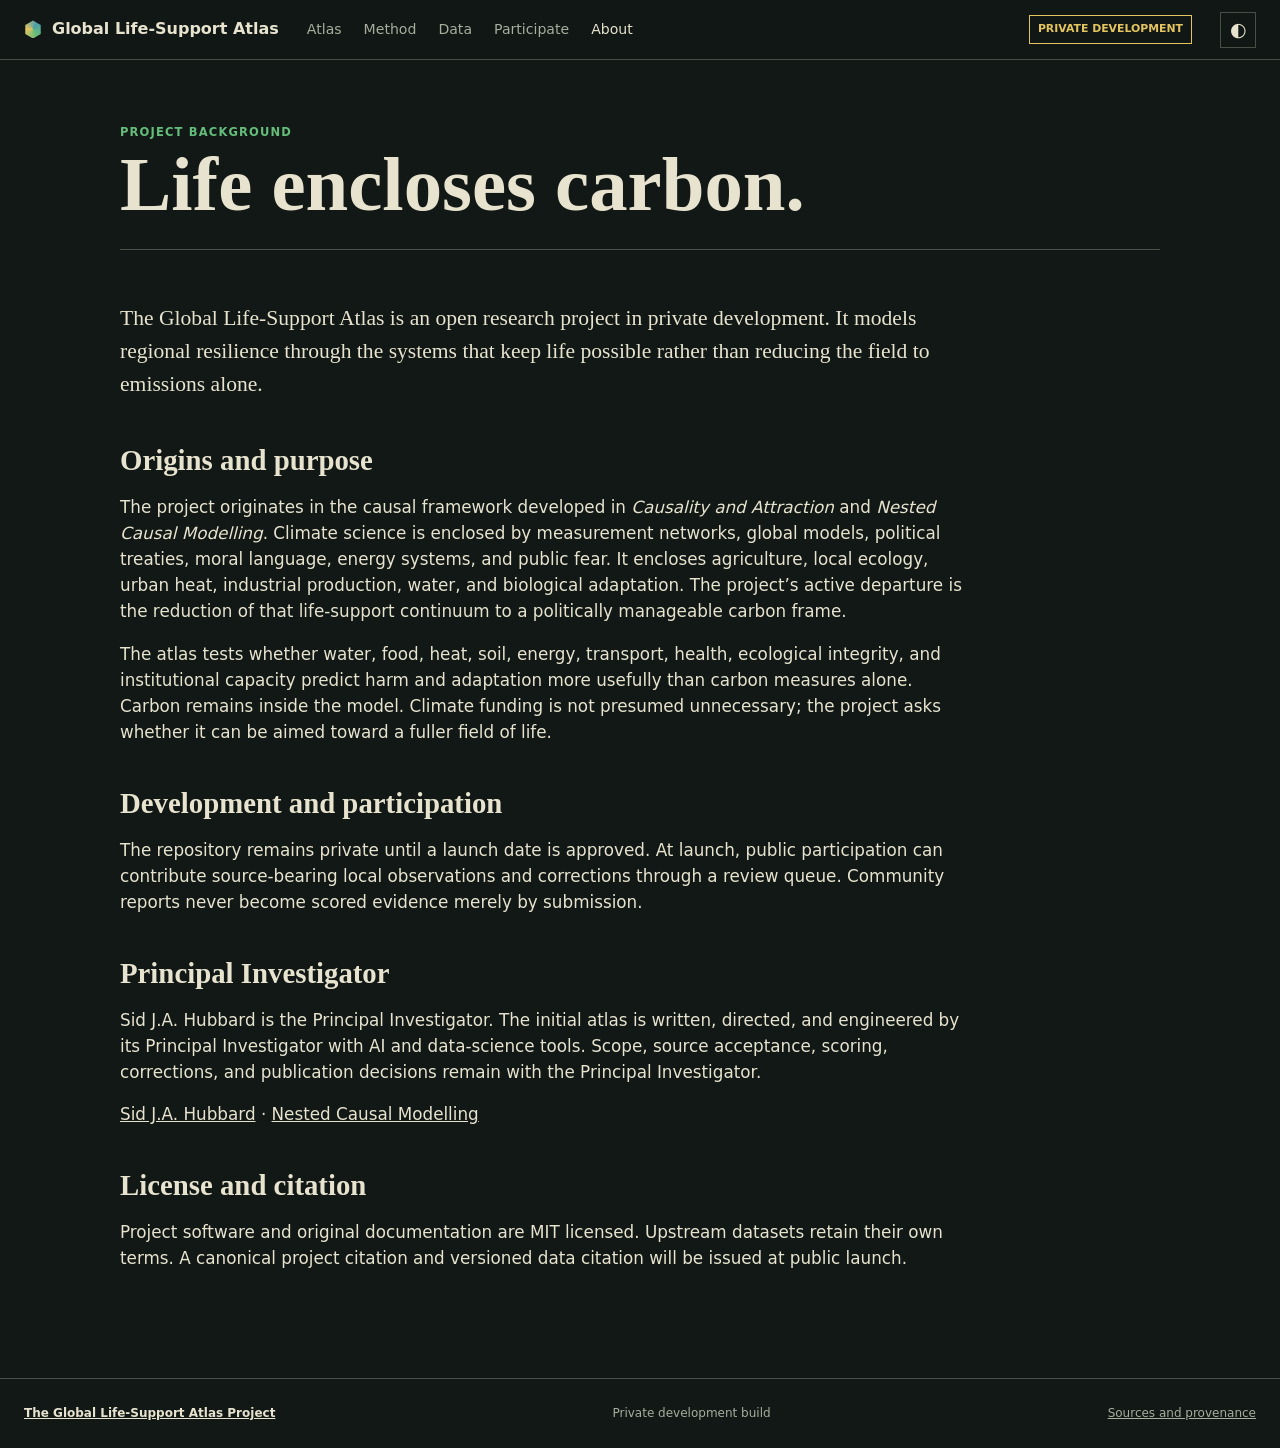
<file: web/about.html>
<!doctype html><html lang="en"><head><meta charset="utf-8"><meta name="viewport" content="width=device-width,initial-scale=1"><title>About · Global Life-Support Atlas</title><script>document.documentElement.dataset.theme=localStorage.getItem('life-support-theme')||'dark'</script><link rel="stylesheet" href="styles.css"><script src="info.js" defer></script></head><body><header class="site-header"><a class="identity" href="./"><i></i><span>Global Life-Support Atlas</span></a><nav><a href="./">Atlas</a><a href="method.html">Method</a><a href="data.html">Data</a><a href="participate.html">Participate</a><a href="about.html" aria-current="page">About</a></nav><span class="development-status">Private development</span><button class="theme-toggle" id="theme-toggle" aria-label="Toggle theme">◐</button></header><main class="info-main"><header class="info-title"><p class="eyebrow">Project background</p><h1>Life encloses carbon.</h1></header><article class="info-content"><p class="lede">The Global Life-Support Atlas is an open research project in private development. It models regional resilience through the systems that keep life possible rather than reducing the field to emissions alone.</p><h2>Origins and purpose</h2><p>The project originates in the causal framework developed in <cite>Causality and Attraction</cite> and <cite>Nested Causal Modelling</cite>. Climate science is enclosed by measurement networks, global models, political treaties, moral language, energy systems, and public fear. It encloses agriculture, local ecology, urban heat, industrial production, water, and biological adaptation. The project’s active departure is the reduction of that life-support continuum to a politically manageable carbon frame.</p><p>The atlas tests whether water, food, heat, soil, energy, transport, health, ecological integrity, and institutional capacity predict harm and adaptation more usefully than carbon measures alone. Carbon remains inside the model. Climate funding is not presumed unnecessary; the project asks whether it can be aimed toward a fuller field of life.</p><h2>Development and participation</h2><p>The repository remains private until a launch date is approved. At launch, public participation can contribute source-bearing local observations and corrections through a review queue. Community reports never become scored evidence merely by submission.</p><h2>Principal Investigator</h2><p>Sid J.A. Hubbard is the Principal Investigator. The initial atlas is written, directed, and engineered by its Principal Investigator with AI and data-science tools. Scope, source acceptance, scoring, corrections, and publication decisions remain with the Principal Investigator.</p><p><a href="https://sidhubbard.com/">Sid J.A. Hubbard</a> · <a href="https://www.amazon.com/dp/B0H8K4C3S6">Nested Causal Modelling</a></p><h2>License and citation</h2><p>Project software and original documentation are MIT licensed. Upstream datasets retain their own terms. A canonical project citation and versioned data citation will be issued at public launch.</p></article></main><footer><a href="about.html">The Global Life-Support Atlas Project</a><span>Private development build</span><a href="data.html">Sources and provenance</a></footer></body></html>
</file>
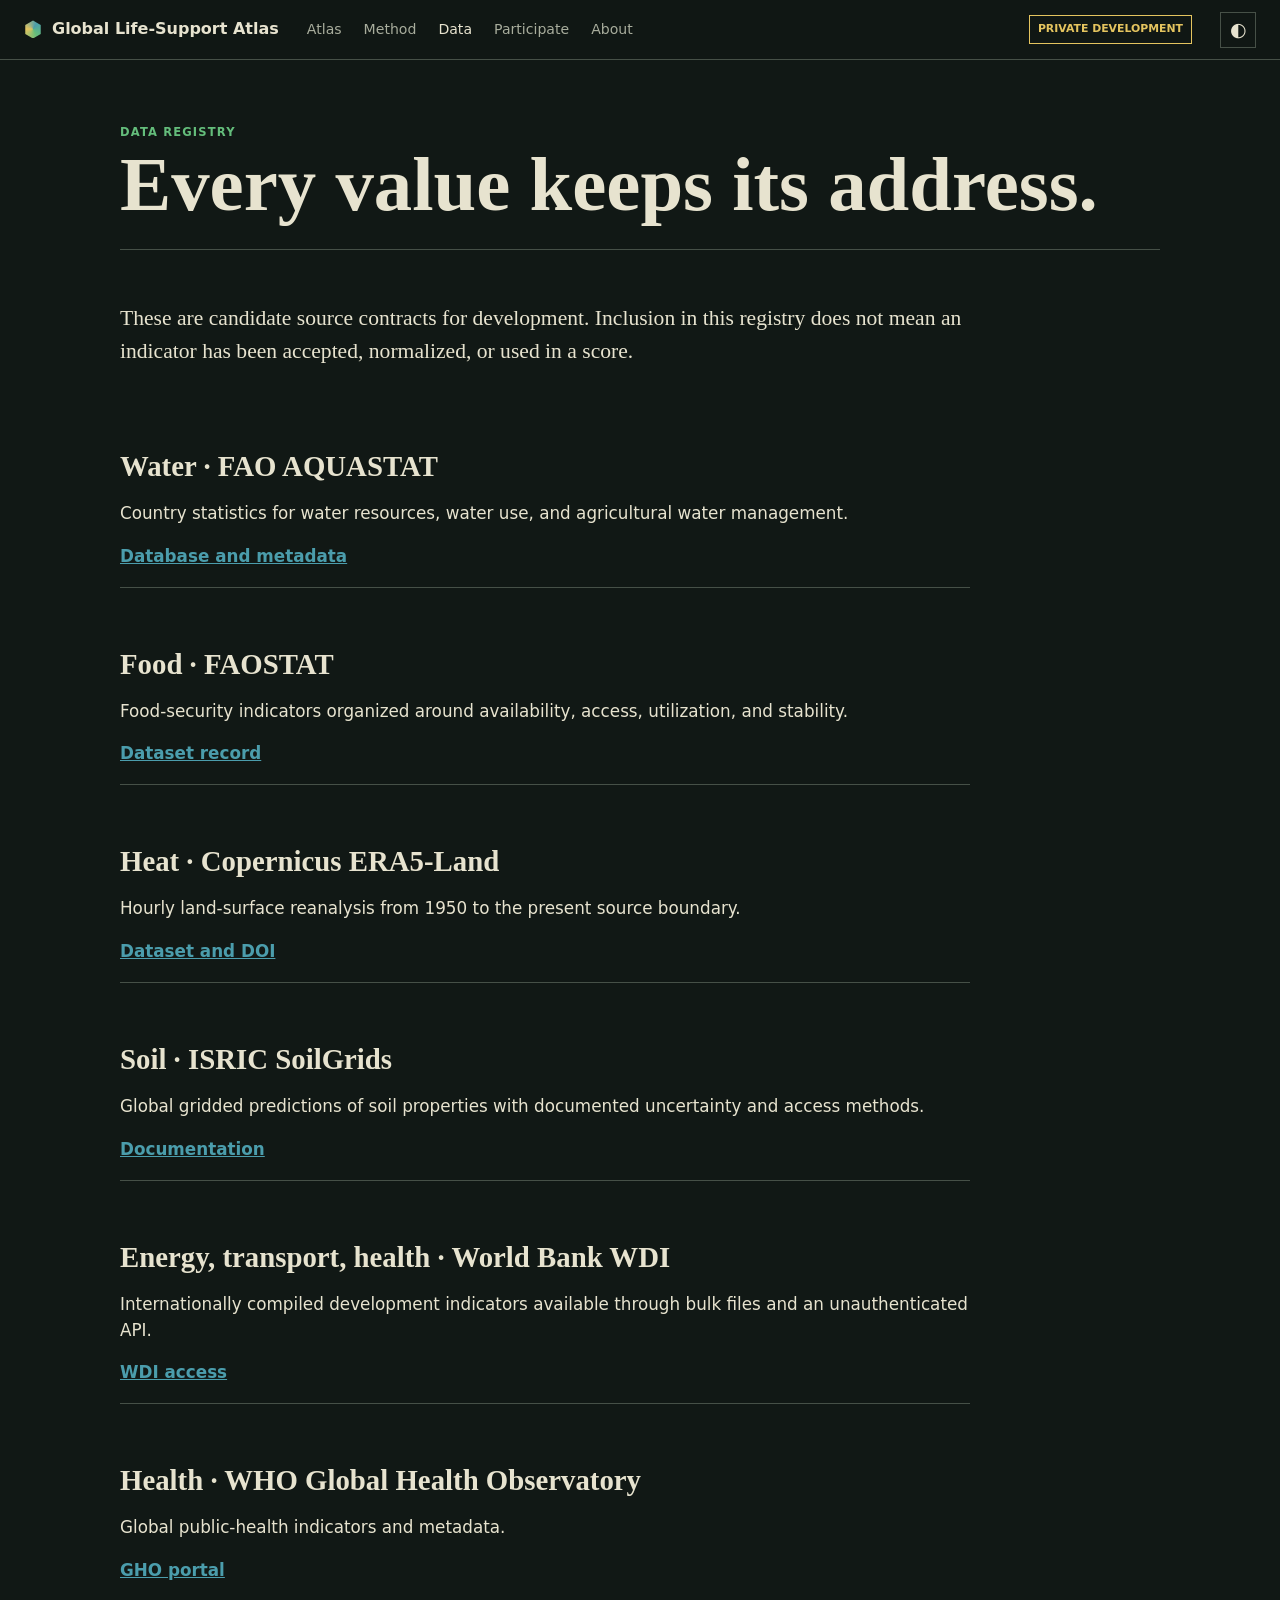
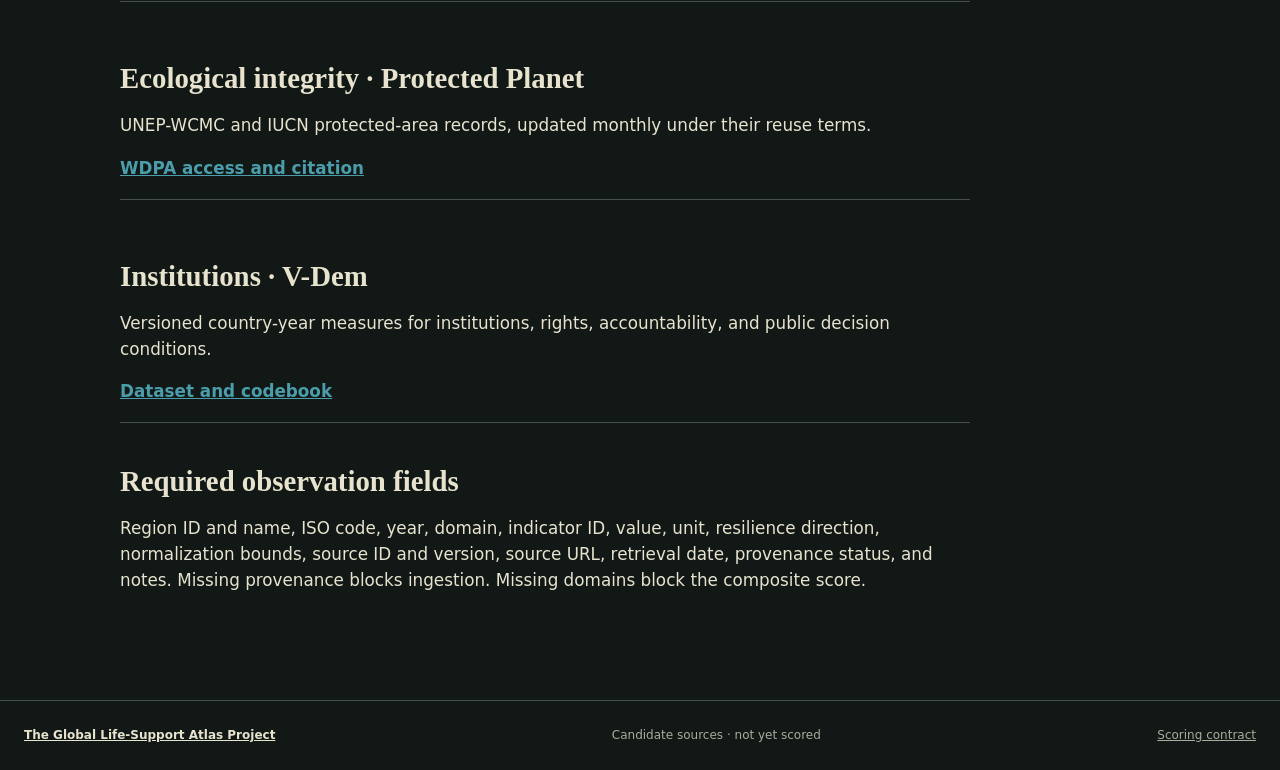
<file: web/data.html>
<!doctype html><html lang="en"><head><meta charset="utf-8"><meta name="viewport" content="width=device-width,initial-scale=1"><title>Data · Global Life-Support Atlas</title><script>document.documentElement.dataset.theme=localStorage.getItem('life-support-theme')||'dark'</script><link rel="stylesheet" href="styles.css"><script src="info.js" defer></script></head><body><header class="site-header"><a class="identity" href="./"><i></i><span>Global Life-Support Atlas</span></a><nav><a href="./">Atlas</a><a href="method.html">Method</a><a href="data.html" aria-current="page">Data</a><a href="participate.html">Participate</a><a href="about.html">About</a></nav><span class="development-status">Private development</span><button class="theme-toggle" id="theme-toggle" aria-label="Toggle theme">◐</button></header><main class="info-main"><header class="info-title"><p class="eyebrow">Data registry</p><h1>Every value keeps its address.</h1></header><article class="info-content"><p class="lede">These are candidate source contracts for development. Inclusion in this registry does not mean an indicator has been accepted, normalized, or used in a score.</p><div class="source-list"><article><h2>Water · FAO AQUASTAT</h2><p>Country statistics for water resources, water use, and agricultural water management.</p><a href="https://www.fao.org/aquastat/en/databases/index.html">Database and metadata</a></article><article><h2>Food · FAOSTAT</h2><p>Food-security indicators organized around availability, access, utilization, and stability.</p><a href="https://data.fao.org/catalog/dataset/955d6564-40a9-48b4-b51b-f19d65bb3539">Dataset record</a></article><article><h2>Heat · Copernicus ERA5-Land</h2><p>Hourly land-surface reanalysis from 1950 to the present source boundary.</p><a href="https://cds.climate.copernicus.eu/datasets/reanalysis-era5-land">Dataset and DOI</a></article><article><h2>Soil · ISRIC SoilGrids</h2><p>Global gridded predictions of soil properties with documented uncertainty and access methods.</p><a href="https://docs.isric.org/globaldata/soilgrids/">Documentation</a></article><article><h2>Energy, transport, health · World Bank WDI</h2><p>Internationally compiled development indicators available through bulk files and an unauthenticated API.</p><a href="https://datatopics.worldbank.org/world-development-indicators/">WDI access</a></article><article><h2>Health · WHO Global Health Observatory</h2><p>Global public-health indicators and metadata.</p><a href="https://www.who.int/data/gho">GHO portal</a></article><article><h2>Ecological integrity · Protected Planet</h2><p>UNEP-WCMC and IUCN protected-area records, updated monthly under their reuse terms.</p><a href="https://www.protectedplanet.net/en/thematic-areas/wdpa">WDPA access and citation</a></article><article><h2>Institutions · V-Dem</h2><p>Versioned country-year measures for institutions, rights, accountability, and public decision conditions.</p><a href="https://www.v-dem.net/data/the-v-dem-dataset/">Dataset and codebook</a></article></div><h2>Required observation fields</h2><p>Region ID and name, ISO code, year, domain, indicator ID, value, unit, resilience direction, normalization bounds, source ID and version, source URL, retrieval date, provenance status, and notes. Missing provenance blocks ingestion. Missing domains block the composite score.</p></article></main><footer><a href="about.html">The Global Life-Support Atlas Project</a><span>Candidate sources · not yet scored</span><a href="method.html">Scoring contract</a></footer></body></html>
</file>
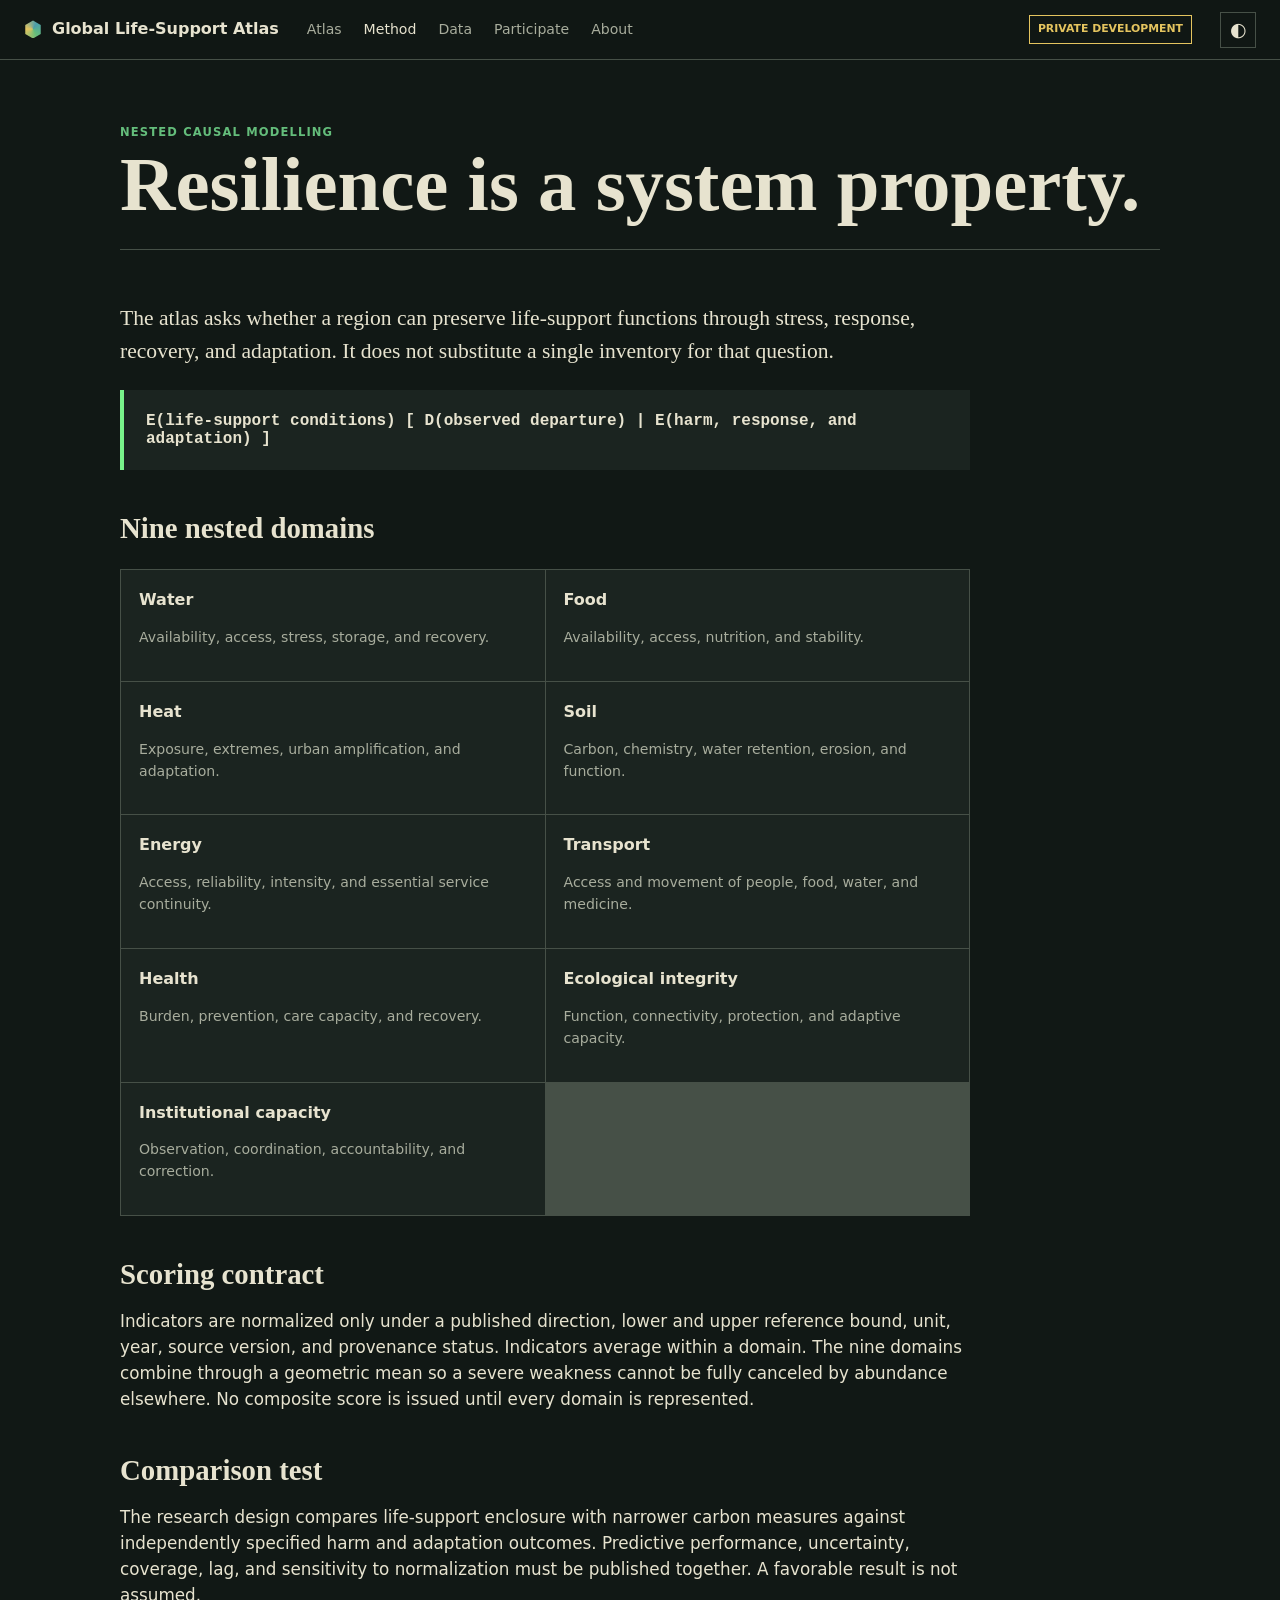
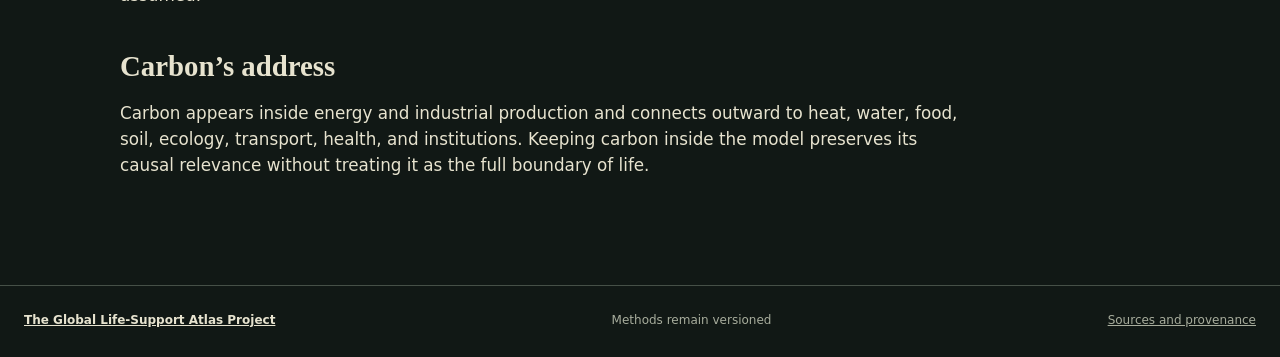
<file: web/method.html>
<!doctype html><html lang="en"><head><meta charset="utf-8"><meta name="viewport" content="width=device-width,initial-scale=1"><title>Method · Global Life-Support Atlas</title><script>document.documentElement.dataset.theme=localStorage.getItem('life-support-theme')||'dark'</script><link rel="stylesheet" href="styles.css"><script src="info.js" defer></script></head><body><header class="site-header"><a class="identity" href="./"><i></i><span>Global Life-Support Atlas</span></a><nav><a href="./">Atlas</a><a href="method.html" aria-current="page">Method</a><a href="data.html">Data</a><a href="participate.html">Participate</a><a href="about.html">About</a></nav><span class="development-status">Private development</span><button class="theme-toggle" id="theme-toggle" aria-label="Toggle theme">◐</button></header><main class="info-main"><header class="info-title"><p class="eyebrow">Nested Causal Modelling</p><h1>Resilience is a system property.</h1></header><article class="info-content"><p class="lede">The atlas asks whether a region can preserve life-support functions through stress, response, recovery, and adaptation. It does not substitute a single inventory for that question.</p><div class="formula">E(life-support conditions) [ D(observed departure) | E(harm, response, and adaptation) ]</div><h2>Nine nested domains</h2><div class="info-grid"><article><h3>Water</h3><p>Availability, access, stress, storage, and recovery.</p></article><article><h3>Food</h3><p>Availability, access, nutrition, and stability.</p></article><article><h3>Heat</h3><p>Exposure, extremes, urban amplification, and adaptation.</p></article><article><h3>Soil</h3><p>Carbon, chemistry, water retention, erosion, and function.</p></article><article><h3>Energy</h3><p>Access, reliability, intensity, and essential service continuity.</p></article><article><h3>Transport</h3><p>Access and movement of people, food, water, and medicine.</p></article><article><h3>Health</h3><p>Burden, prevention, care capacity, and recovery.</p></article><article><h3>Ecological integrity</h3><p>Function, connectivity, protection, and adaptive capacity.</p></article><article><h3>Institutional capacity</h3><p>Observation, coordination, accountability, and correction.</p></article></div><h2>Scoring contract</h2><p>Indicators are normalized only under a published direction, lower and upper reference bound, unit, year, source version, and provenance status. Indicators average within a domain. The nine domains combine through a geometric mean so a severe weakness cannot be fully canceled by abundance elsewhere. No composite score is issued until every domain is represented.</p><h2>Comparison test</h2><p>The research design compares life-support enclosure with narrower carbon measures against independently specified harm and adaptation outcomes. Predictive performance, uncertainty, coverage, lag, and sensitivity to normalization must be published together. A favorable result is not assumed.</p><h2>Carbon’s address</h2><p>Carbon appears inside energy and industrial production and connects outward to heat, water, food, soil, ecology, transport, health, and institutions. Keeping carbon inside the model preserves its causal relevance without treating it as the full boundary of life.</p></article></main><footer><a href="about.html">The Global Life-Support Atlas Project</a><span>Methods remain versioned</span><a href="data.html">Sources and provenance</a></footer></body></html>
</file>
<file: web/styles.css>
:root{color-scheme:light;--paper:#e4e0cf;--surface:#f4f0df;--ink:#17201d;--muted:#5b655f;--line:#a8a485;--forest:#314b3d;--water:#286b78;--sun:#d2b65b;--life:#238a53;--signal:#78f28a;--danger:#bc4b35;--header:rgba(228,224,207,.95)}:root[data-theme="dark"]{color-scheme:dark;--paper:#111815;--surface:#1b2420;--ink:#e7e3cf;--muted:#a8ad9d;--line:#465047;--forest:#6f866e;--water:#4b9dac;--sun:#e4c45f;--life:#64bd7b;--signal:#78f28a;--danger:#df654d;--header:rgba(17,24,21,.95)}*{box-sizing:border-box}html{scroll-behavior:smooth}body{margin:0;background:var(--paper);color:var(--ink);font:16px/1.55 Inter,ui-sans-serif,system-ui,sans-serif;letter-spacing:0}a{color:inherit}.site-header{position:sticky;top:0;z-index:20;min-height:60px;display:flex;align-items:center;gap:28px;padding:0 24px;border-bottom:1px solid var(--line);background:var(--header);backdrop-filter:blur(12px)}.identity{display:flex;align-items:center;gap:10px;font-weight:850;text-decoration:none;white-space:nowrap}.identity i{width:18px;height:18px;background:conic-gradient(from 30deg,var(--water),var(--life),var(--sun),var(--water));clip-path:polygon(50% 0,93% 25%,93% 75%,50% 100%,7% 75%,7% 25%)}nav{display:flex;gap:22px;flex:1}nav a{color:var(--muted);font-size:.88rem;text-decoration:none}nav a:hover,nav a[aria-current="page"]{color:var(--ink)}.development-status{padding:5px 8px;border:1px solid var(--sun);color:var(--sun);font-size:.68rem;font-weight:800;text-transform:uppercase}.theme-toggle{width:36px;height:36px;border:1px solid var(--line);background:transparent;color:var(--ink);font-size:1.2rem}.atlas-heading{display:flex;align-items:end;justify-content:space-between;gap:48px;padding:38px clamp(20px,4vw,64px) 28px}.atlas-heading h1,.info-title h1{margin:0;font:700 clamp(3rem,6vw,6rem)/.9 Georgia,serif}.atlas-heading>p{max-width:650px;margin:0;color:var(--muted);font-size:1.05rem}.eyebrow{margin:0 0 8px;color:var(--life);font-size:.72rem;font-weight:850;text-transform:uppercase;letter-spacing:.1em}.domain-strip{display:grid;grid-template-columns:repeat(10,minmax(90px,1fr));border-block:1px solid var(--line);overflow-x:auto}.domain-strip button{min-width:100px;height:68px;padding:10px 12px;border:0;border-right:1px solid var(--line);background:var(--surface);color:var(--muted);text-align:left}.domain-strip span,.domain-strip b{display:block}.domain-strip span{font-size:.62rem}.domain-strip b{margin-top:5px;font-size:.76rem}.domain-strip button.active{box-shadow:inset 0 -4px var(--signal);color:var(--ink)}.atlas-controls{display:grid;grid-template-columns:minmax(260px,1fr) minmax(180px,.5fr) auto;gap:12px;padding:12px clamp(20px,4vw,64px);border-bottom:1px solid var(--line)}label{display:grid;gap:4px;color:var(--muted);font-size:.7rem;font-weight:800;text-transform:uppercase}input,select,.atlas-controls button{height:40px;padding:0 10px;border:1px solid var(--line);background:var(--surface);color:var(--ink);font:inherit}.atlas-controls button{align-self:end;background:transparent}.atlas-workspace{display:grid;grid-template-columns:minmax(0,1fr) minmax(320px,26vw);height:clamp(600px,74vh,860px)}.map-stage{min-width:0;border-right:1px solid var(--line);background:#132f38}.map-stage #map{width:100%;height:calc(100% - 42px)}.map-legend{height:42px;display:flex;align-items:center;gap:16px;padding:0 16px;border-top:1px solid var(--line);background:var(--surface);color:var(--muted);font-size:.72rem}.map-legend span{display:flex;align-items:center;gap:6px}.map-legend span:last-child{margin-left:auto}.map-legend i{width:12px;height:12px;background:#8c9a69}.map-legend span:nth-child(2) i{background:var(--signal)}.region-panel{overflow:auto;padding:24px;background:var(--surface)}.region-panel h2{margin:0;font:700 2rem/1.05 Georgia,serif}.region-panel>p:not(.eyebrow){color:var(--muted)}.region-score{margin:22px -24px 0;padding:18px 24px;border-block:1px solid var(--line);background:var(--paper)}.region-score span,.region-score strong{display:block}.region-score span{color:var(--muted);font-size:.7rem;text-transform:uppercase}.region-score strong{margin-top:5px;font:700 1.6rem Georgia,serif}.domain-readout div{display:flex;justify-content:space-between;gap:12px;padding:10px 0;border-bottom:1px solid var(--line);font-size:.78rem}.domain-readout div.focused{color:var(--signal)}.domain-readout b{font-weight:750}.panel-link{display:block;margin-top:20px;color:var(--life);font-weight:800}.departure-band{display:grid;grid-template-columns:.45fr 1fr 1fr;gap:42px;padding:64px clamp(20px,4vw,64px);border-top:1px solid var(--line)}.departure-band h2{margin:0;font:700 clamp(2rem,4vw,3.8rem)/1 Georgia,serif}.departure-band div{color:var(--muted);font-size:1.05rem}footer{min-height:70px;display:flex;align-items:center;justify-content:space-between;gap:20px;padding:16px 24px;border-top:1px solid var(--line);color:var(--muted);font-size:.75rem}footer a:first-child{color:var(--ink);font-weight:800}.info-main{width:min(1040px,calc(100% - 40px));margin:auto;padding:64px 0 90px}.info-title{padding-bottom:30px;border-bottom:1px solid var(--line)}.info-title h1{font-size:clamp(2.8rem,6vw,5rem)}.info-content{max-width:850px;padding-top:30px;font-size:1.05rem}.info-content .lede{font:500 1.35rem/1.55 Georgia,serif}.info-content h2{margin:42px 0 12px;font:700 1.8rem Georgia,serif}.info-grid{display:grid;grid-template-columns:repeat(2,minmax(0,1fr));gap:1px;margin:24px 0;background:var(--line);border:1px solid var(--line)}.info-grid article{padding:18px;background:var(--surface)}.info-grid h3{margin:0;font-size:1rem}.info-grid p{color:var(--muted);font-size:.88rem}.formula{padding:22px;border-left:4px solid var(--signal);background:var(--surface);font:700 1rem ui-monospace,monospace}.source-list article{padding:18px 0;border-bottom:1px solid var(--line)}.source-list a{color:var(--water);font-weight:800}.gate{padding:24px;border:1px solid var(--sun);background:var(--surface)}@media(max-width:900px){.site-header{flex-wrap:wrap;padding-block:10px;gap:12px}.site-header nav{order:3;width:100%;overflow-x:auto}.development-status{margin-left:auto}.atlas-heading{align-items:start;flex-direction:column;gap:18px}.atlas-workspace{display:block;height:auto}.map-stage{height:62vh;min-height:480px}.region-panel{border-top:1px solid var(--line)}.departure-band{grid-template-columns:1fr}.info-grid{grid-template-columns:1fr}}@media(max-width:560px){.identity span{font-size:.86rem}.atlas-controls{grid-template-columns:1fr}.map-legend span:not(:last-child){display:none}.map-legend span:last-child{margin:0}.atlas-heading h1{font-size:3.2rem}footer{align-items:flex-start;flex-direction:column}.development-status{display:none}}
</file>
